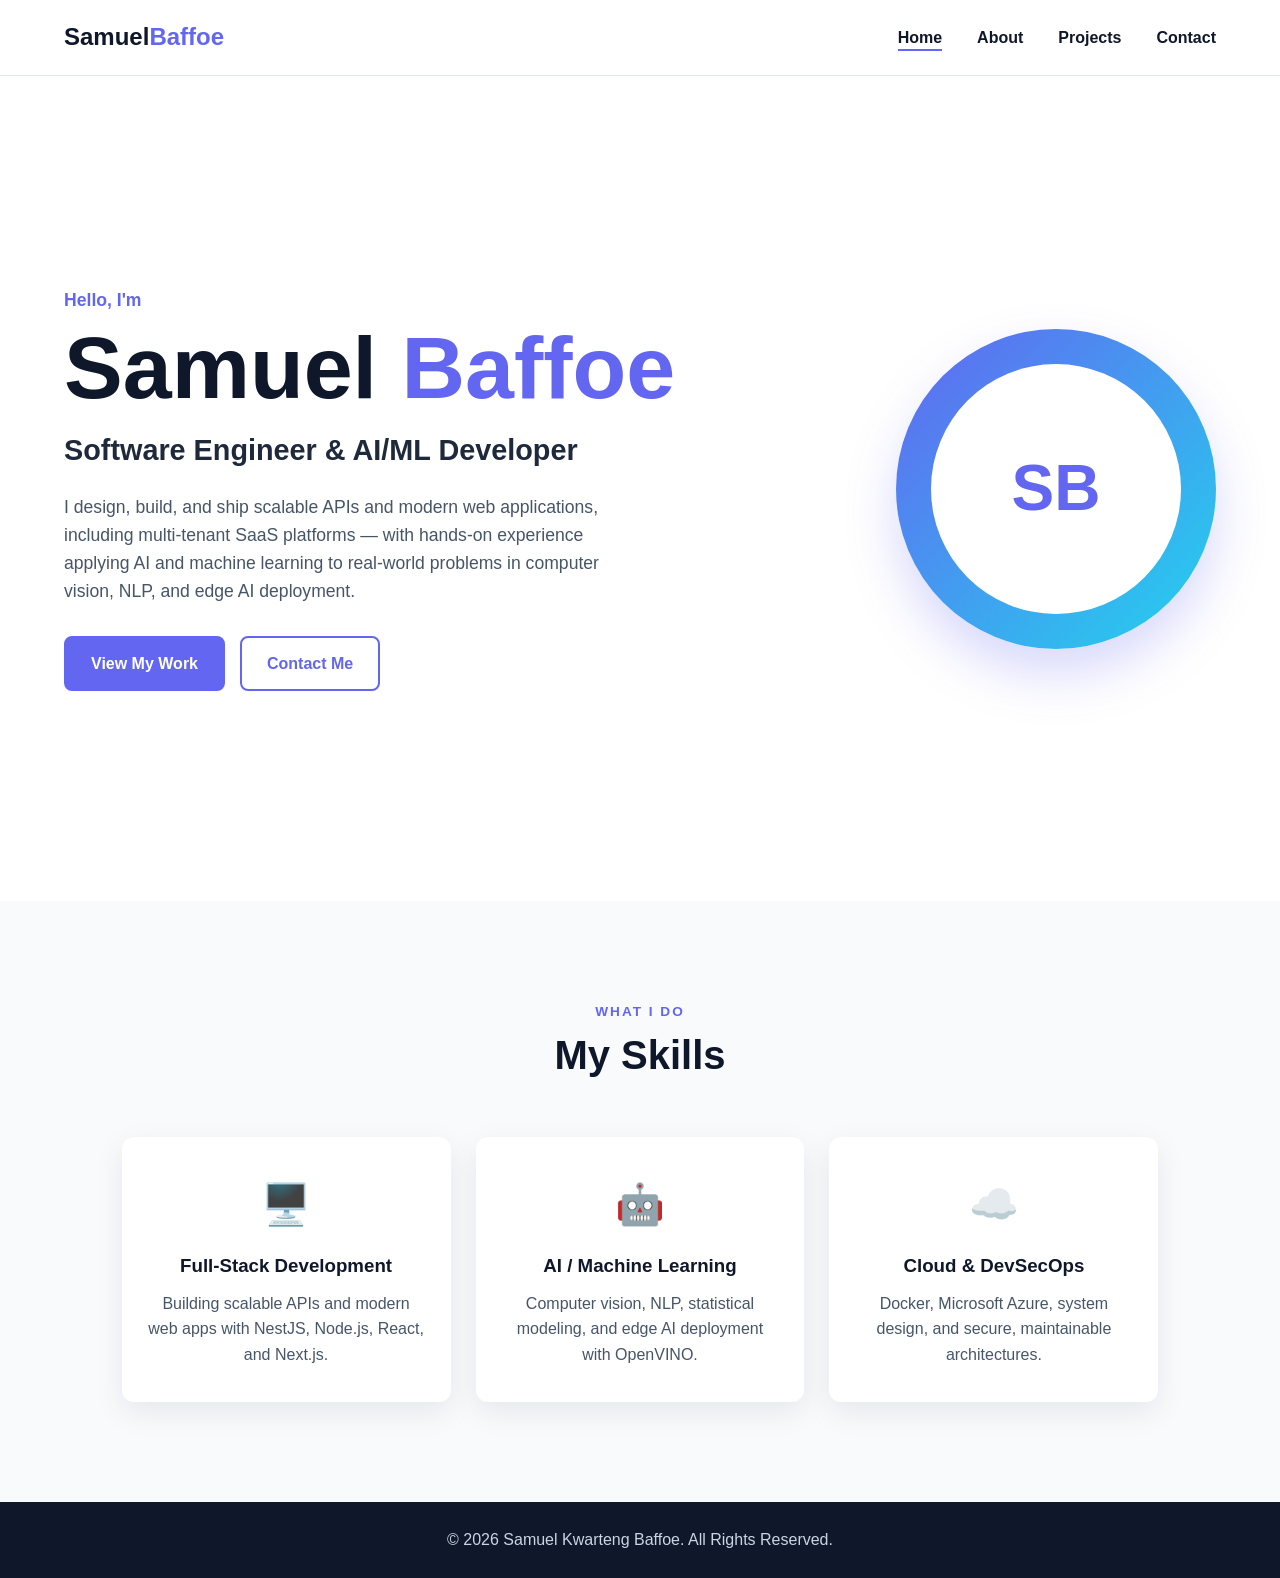
<file: index.html>
<!DOCTYPE html>
<html lang="en">
<head>
    <meta charset="UTF-8">
    <meta name="viewport" content="width=device-width, initial-scale=1.0">
    <meta name="description" content="Samuel Kwarteng Baffoe - Software Engineer specializing in scalable APIs, full-stack web apps, and AI/ML.">
    <title>Samuel Kwarteng Baffoe | Software Engineer</title>
    <link rel="stylesheet" href="css/style.css">
</head>

<body>

<header class="header">
    <nav class="navbar">
        <a href="index.html" class="logo">Samuel<span>Baffoe</span></a>

        <button class="menu-toggle" id="menuToggle" aria-label="Open menu">
            ☰
        </button>

        <ul class="nav-links" id="navLinks">
            <li><a href="index.html" class="active">Home</a></li>
            <li><a href="about.html">About</a></li>
            <li><a href="projects.html">Projects</a></li>
            <li><a href="contact.html">Contact</a></li>
        </ul>
    </nav>
</header>

<main>

<section class="hero">
    <div class="hero-content">
        <p class="intro">Hello, I'm</p>
        <h1>Samuel <span>Baffoe</span></h1>
        <h2>Software Engineer & AI/ML Developer</h2>

        <p>
            I design, build, and ship scalable APIs and modern web applications,
            including multi-tenant SaaS platforms — with hands-on experience applying
            AI and machine learning to real-world problems in computer vision, NLP,
            and edge AI deployment.
        </p>

        <div class="hero-buttons">
            <a href="projects.html" class="btn">View My Work</a>
            <a href="contact.html" class="btn btn-outline">Contact Me</a>
        </div>
    </div>

    <div class="hero-image">
        <div class="profile-circle">
            <span>SB</span>
        </div>
    </div>
</section>

<section class="skills-preview">
    <div class="section-title">
        <p>What I Do</p>
        <h2>My Skills</h2>
    </div>

    <div class="skills-grid">
        <div class="skill-card">
            <div class="skill-icon">🖥️</div>
            <h3>Full-Stack Development</h3>
            <p>Building scalable APIs and modern web apps with NestJS, Node.js, React, and Next.js.</p>
        </div>

        <div class="skill-card">
            <div class="skill-icon">🤖</div>
            <h3>AI / Machine Learning</h3>
            <p>Computer vision, NLP, statistical modeling, and edge AI deployment with OpenVINO.</p>
        </div>

        <div class="skill-card">
            <div class="skill-icon">☁️</div>
            <h3>Cloud & DevSecOps</h3>
            <p>Docker, Microsoft Azure, system design, and secure, maintainable architectures.</p>
        </div>
    </div>
</section>

</main>

<footer class="footer">
    <p>&copy; <span id="year"></span> Samuel Kwarteng Baffoe. All Rights Reserved.</p>
</footer>

<script src="js/script.js"></script>
</body>
</html>
</file>
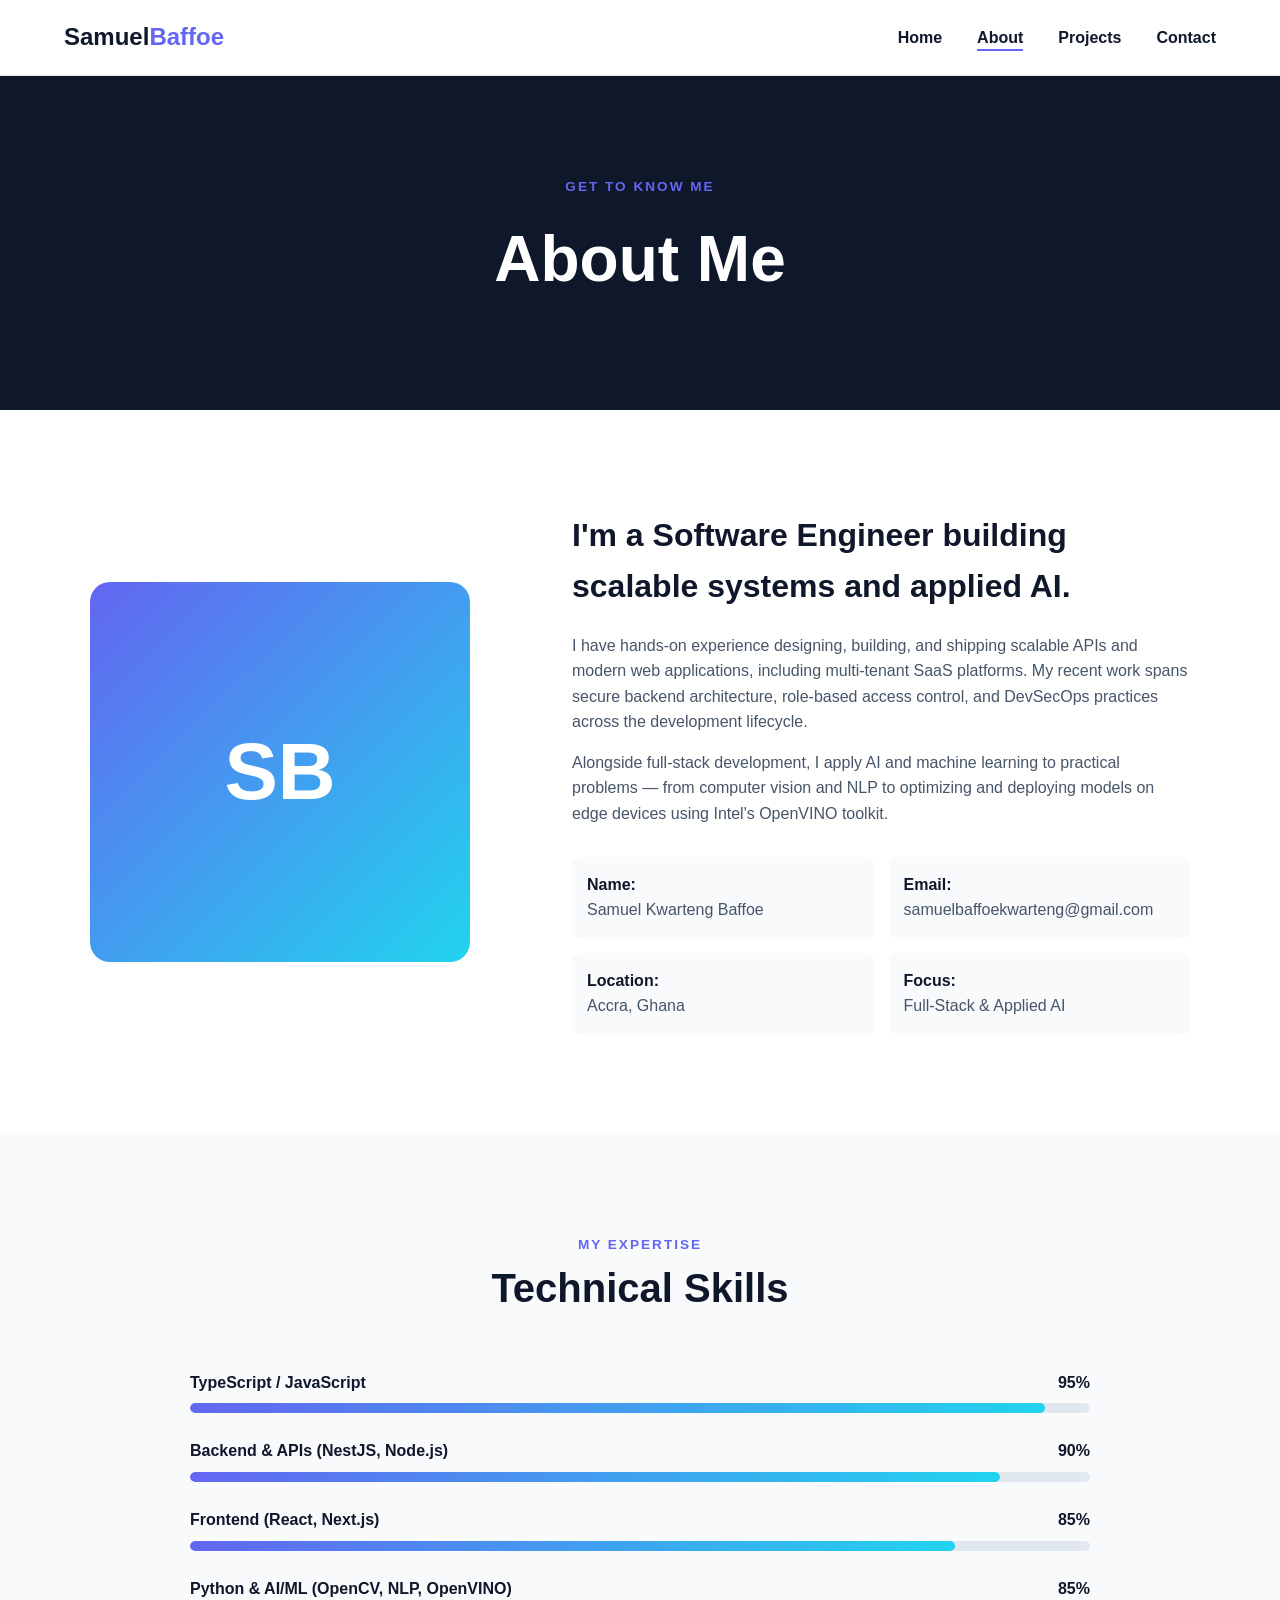
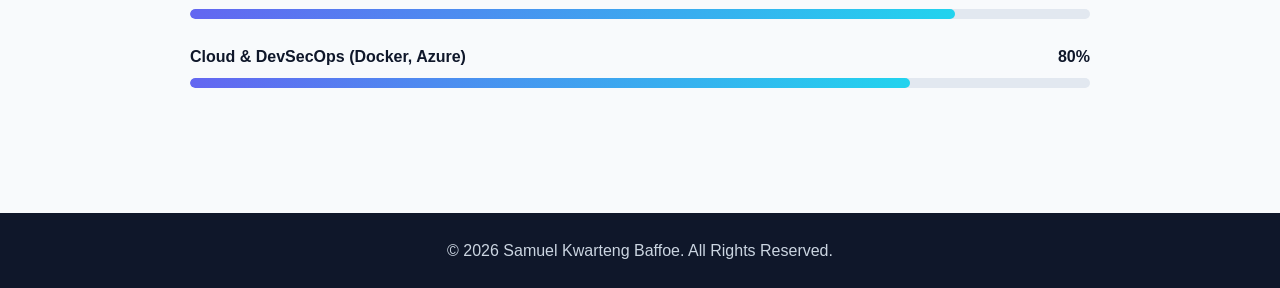
<file: about.html>
<!DOCTYPE html>
<html lang="en">
<head>
    <meta charset="UTF-8">
    <meta name="viewport" content="width=device-width, initial-scale=1.0">
    <meta name="description" content="About Samuel Kwarteng Baffoe - Software Engineer">
    <title>Samuel Kwarteng Baffoe | About</title>
    <link rel="stylesheet" href="css/style.css">
</head>

<body>

<header class="header">
    <nav class="navbar">
        <a href="index.html" class="logo">Samuel<span>Baffoe</span></a>

        <button class="menu-toggle" id="menuToggle" aria-label="Open menu">
            ☰
        </button>

        <ul class="nav-links" id="navLinks">
            <li><a href="index.html">Home</a></li>
            <li><a href="about.html" class="active">About</a></li>
            <li><a href="projects.html">Projects</a></li>
            <li><a href="contact.html">Contact</a></li>
        </ul>
    </nav>
</header>

<main>

<section class="page-header">
    <p>Get To Know Me</p>
    <h1>About Me</h1>
</section>

<section class="about-section">

    <div class="about-image">
        <div class="about-placeholder">SB</div>
    </div>

    <div class="about-content">
        <h2>I'm a Software Engineer building scalable systems and applied AI.</h2>

        <p>
            I have hands-on experience designing, building, and shipping scalable APIs
            and modern web applications, including multi-tenant SaaS platforms. My
            recent work spans secure backend architecture, role-based access control,
            and DevSecOps practices across the development lifecycle.
        </p>

        <p>
            Alongside full-stack development, I apply AI and machine learning to
            practical problems — from computer vision and NLP to optimizing and
            deploying models on edge devices using Intel's OpenVINO toolkit.
        </p>

        <div class="info-grid">
            <div>
                <strong>Name:</strong>
                <span>Samuel Kwarteng Baffoe</span>
            </div>

            <div>
                <strong>Email:</strong>
                <span>samuelbaffoekwarteng@gmail.com</span>
            </div>

            <div>
                <strong>Location:</strong>
                <span>Accra, Ghana</span>
            </div>

            <div>
                <strong>Focus:</strong>
                <span>Full-Stack & Applied AI</span>
            </div>
        </div>
    </div>

</section>

<section class="skills-section">

    <div class="section-title">
        <p>My Expertise</p>
        <h2>Technical Skills</h2>
    </div>

    <div class="skill-bars">

        <div class="skill">
            <div class="skill-info">
                <span>TypeScript / JavaScript</span>
                <span>95%</span>
            </div>
            <div class="progress">
                <div class="progress-bar" style="width:95%"></div>
            </div>
        </div>

        <div class="skill">
            <div class="skill-info">
                <span>Backend & APIs (NestJS, Node.js)</span>
                <span>90%</span>
            </div>
            <div class="progress">
                <div class="progress-bar" style="width:90%"></div>
            </div>
        </div>

        <div class="skill">
            <div class="skill-info">
                <span>Frontend (React, Next.js)</span>
                <span>85%</span>
            </div>
            <div class="progress">
                <div class="progress-bar" style="width:85%"></div>
            </div>
        </div>

        <div class="skill">
            <div class="skill-info">
                <span>Python & AI/ML (OpenCV, NLP, OpenVINO)</span>
                <span>85%</span>
            </div>
            <div class="progress">
                <div class="progress-bar" style="width:85%"></div>
            </div>
        </div>

        <div class="skill">
            <div class="skill-info">
                <span>Cloud & DevSecOps (Docker, Azure)</span>
                <span>80%</span>
            </div>
            <div class="progress">
                <div class="progress-bar" style="width:80%"></div>
            </div>
        </div>

    </div>
</section>

</main>

<footer class="footer">
    <p>&copy; <span id="year"></span> Samuel Kwarteng Baffoe. All Rights Reserved.</p>
</footer>

<script src="js/script.js"></script>
</body>
</html>
</file>
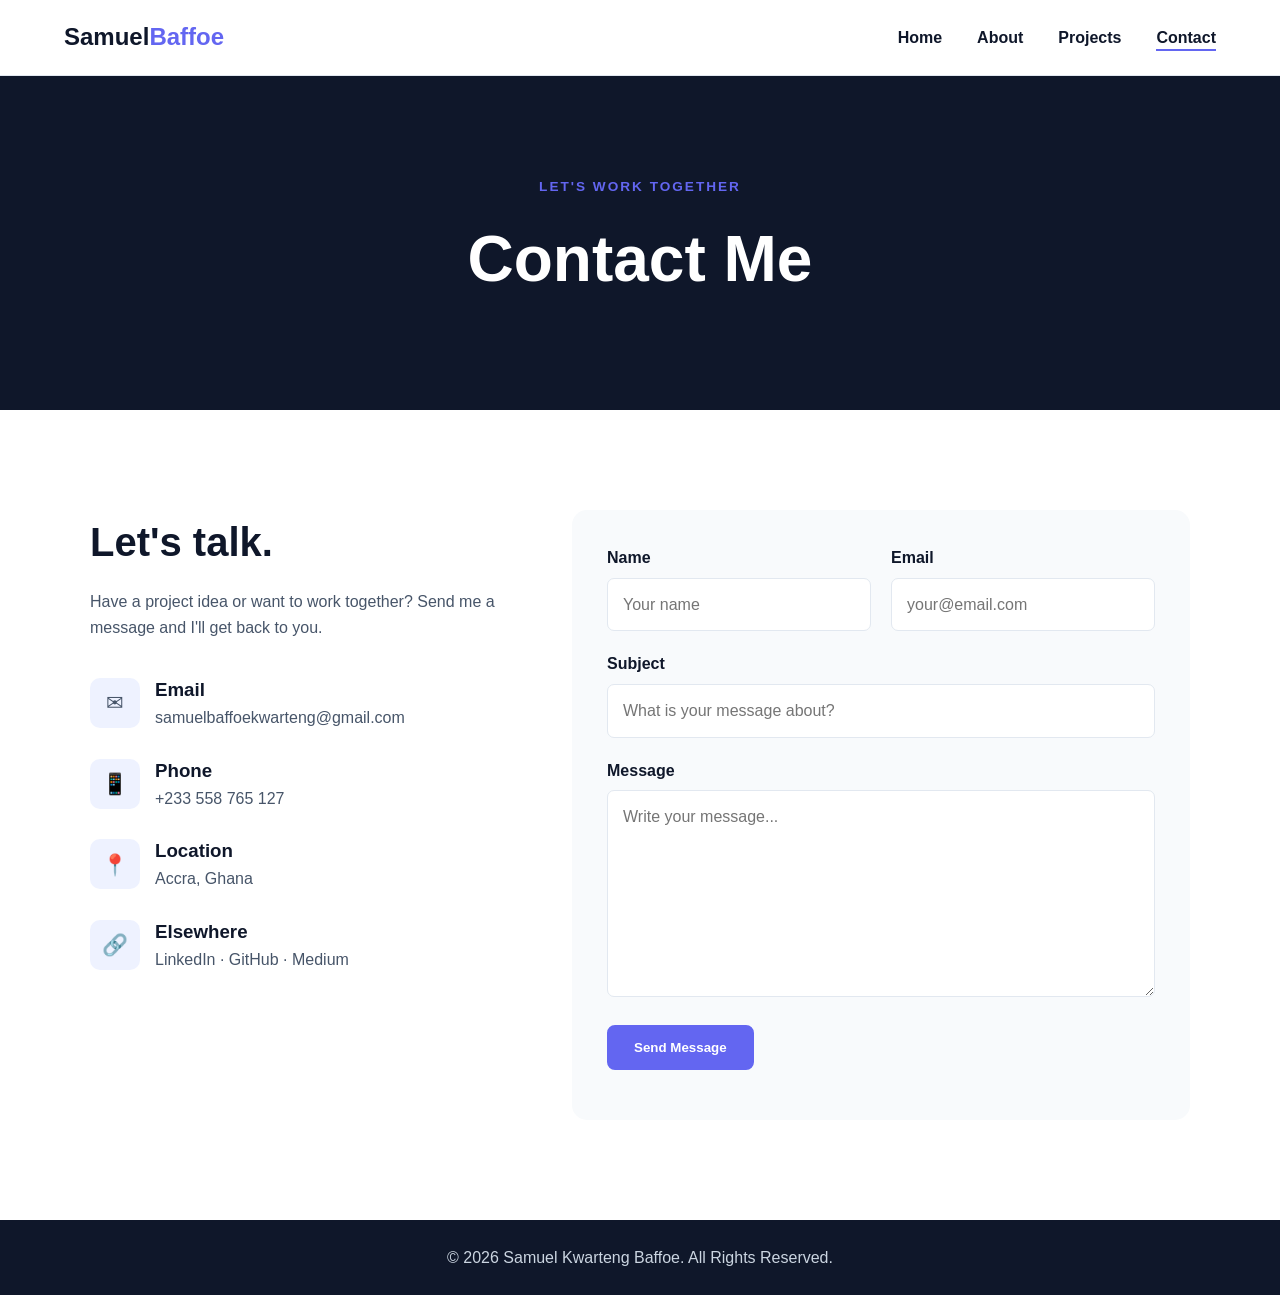
<file: contact.html>
<!DOCTYPE html>
<html lang="en">
<head>
    <meta charset="UTF-8">
    <meta name="viewport" content="width=device-width, initial-scale=1.0">
    <meta name="description" content="Contact Samuel Kwarteng Baffoe">
    <title>Samuel Kwarteng Baffoe | Contact</title>
    <link rel="stylesheet" href="css/style.css">
</head>

<body>

<header class="header">
    <nav class="navbar">
        <a href="index.html" class="logo">Samuel<span>Baffoe</span></a>

        <button class="menu-toggle" id="menuToggle" aria-label="Open menu">
            ☰
        </button>

        <ul class="nav-links" id="navLinks">
            <li><a href="index.html">Home</a></li>
            <li><a href="about.html">About</a></li>
            <li><a href="projects.html">Projects</a></li>
            <li><a href="contact.html" class="active">Contact</a></li>
        </ul>
    </nav>
</header>

<main>

<section class="page-header">
    <p>Let's Work Together</p>
    <h1>Contact Me</h1>
</section>

<section class="contact-section">

    <div class="contact-info">

        <h2>Let's talk.</h2>

        <p>
            Have a project idea or want to work together?
            Send me a message and I'll get back to you.
        </p>

        <div class="contact-item">
            <div class="contact-icon">✉</div>
            <div>
                <h3>Email</h3>
                <p>samuelbaffoekwarteng@gmail.com</p>
            </div>
        </div>

        <div class="contact-item">
            <div class="contact-icon">📱</div>
            <div>
                <h3>Phone</h3>
                <p>+233 558 765 127</p>
            </div>
        </div>

        <div class="contact-item">
            <div class="contact-icon">📍</div>
            <div>
                <h3>Location</h3>
                <p>Accra, Ghana</p>
            </div>
        </div>

        <div class="contact-item">
            <div class="contact-icon">🔗</div>
            <div>
                <h3>Elsewhere</h3>
                <p>
                    <a href="https://linkedin.com/in/samuel-baffoe-744427208">LinkedIn</a> ·
                    <a href="https://github.com/SK-B99">GitHub</a> ·
                    <a href="https://medium.com/@samuel.kwarteng.baffoe">Medium</a>
                </p>
            </div>
        </div>

    </div>

    <form class="contact-form" id="contactForm">

        <div class="form-row">
            <div class="form-group">
                <label for="name">Name</label>
                <input
                    type="text"
                    id="name"
                    name="name"
                    placeholder="Your name"
                    required
                >
            </div>

            <div class="form-group">
                <label for="email">Email</label>
                <input
                    type="email"
                    id="email"
                    name="email"
                    placeholder="your@email.com"
                    required
                >
            </div>
        </div>

        <div class="form-group">
            <label for="subject">Subject</label>
            <input
                type="text"
                id="subject"
                name="subject"
                placeholder="What is your message about?"
                required
            >
        </div>

        <div class="form-group">
            <label for="message">Message</label>
            <textarea
                id="message"
                name="message"
                rows="7"
                placeholder="Write your message..."
                required
            ></textarea>
        </div>

        <button type="submit" class="btn">Send Message</button>

        <p id="formMessage" class="form-message"></p>

    </form>

</section>

</main>

<footer class="footer">
    <p>&copy; <span id="year"></span> Samuel Kwarteng Baffoe. All Rights Reserved.</p>
</footer>

<script src="js/script.js"></script>
</body>
</html>
</file>
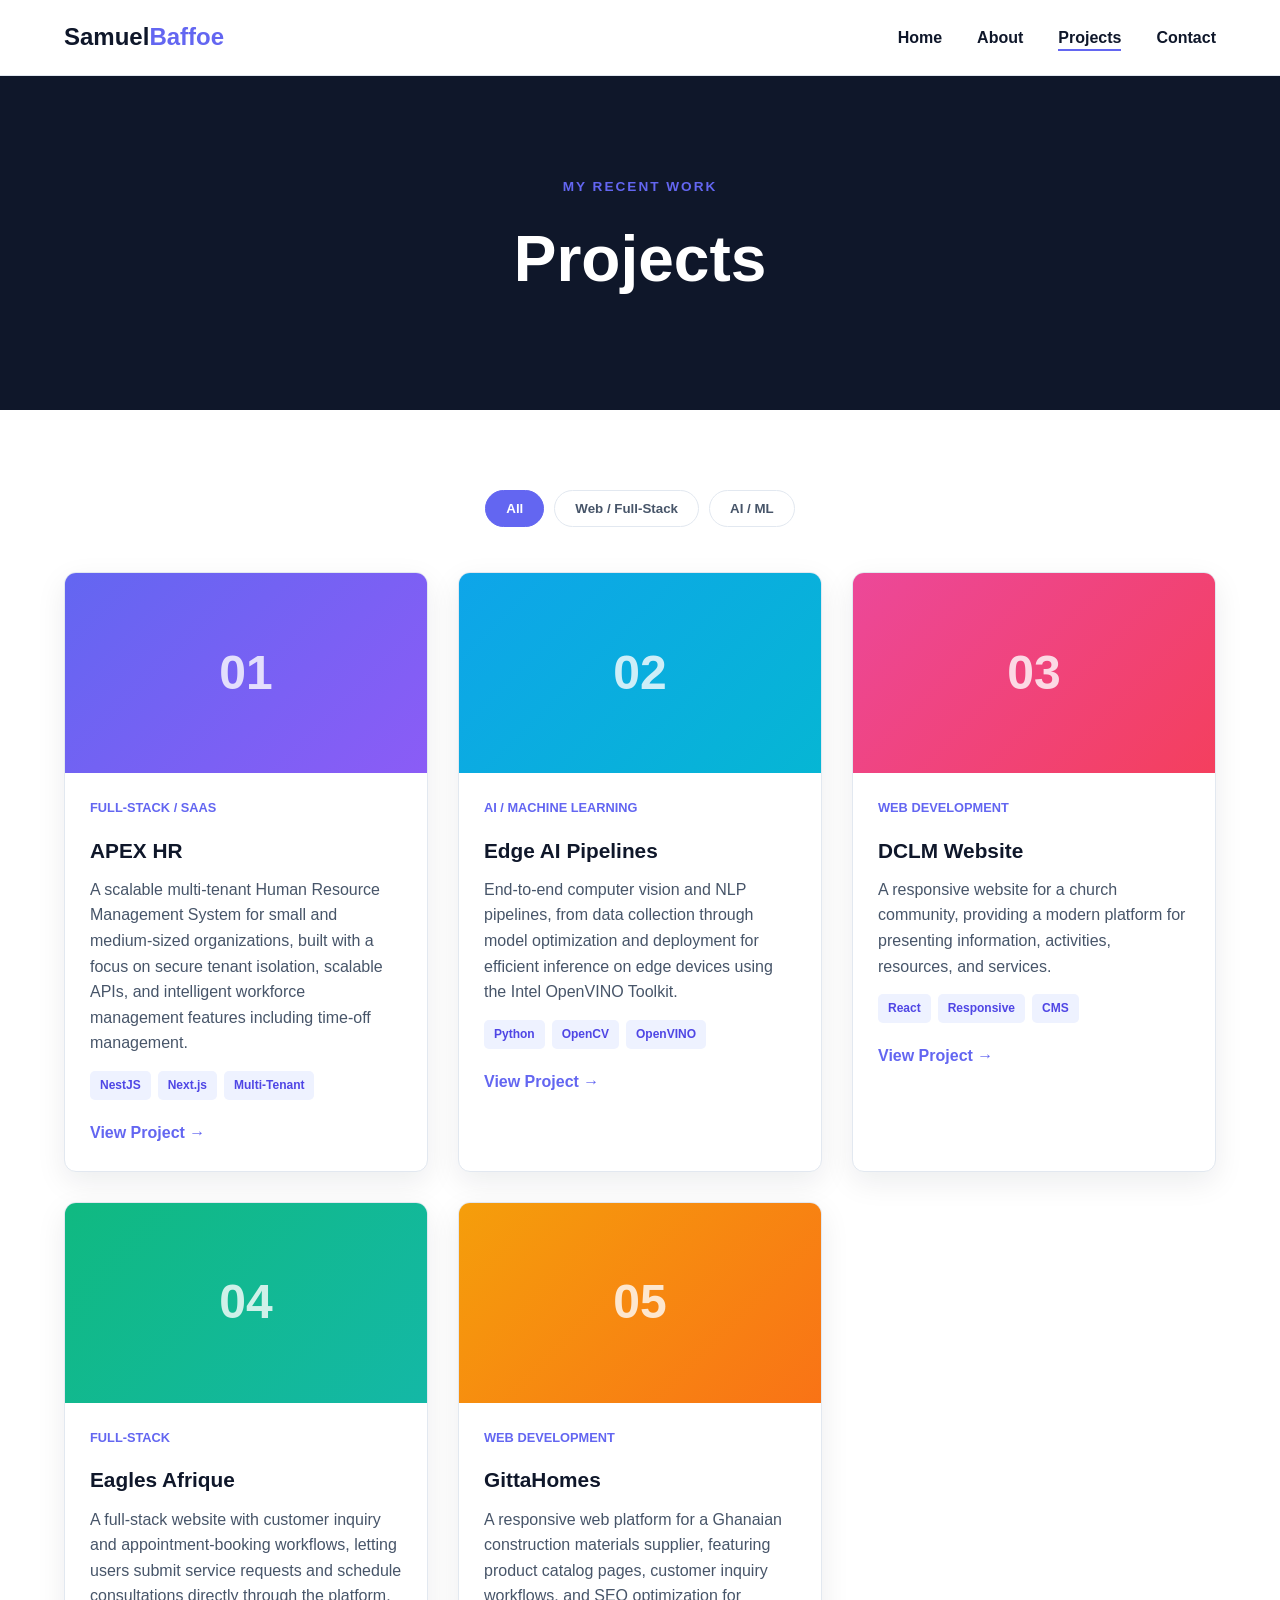
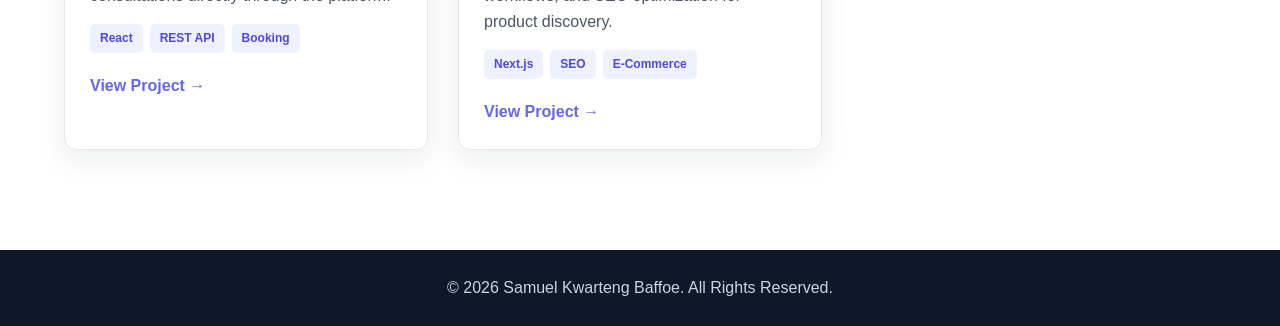
<file: projects.html>
<!DOCTYPE html>
<html lang="en">
<head>
    <meta charset="UTF-8">
    <meta name="viewport" content="width=device-width, initial-scale=1.0">
    <meta name="description" content="Projects by Samuel Kwarteng Baffoe">
    <title>Samuel Kwarteng Baffoe | Projects</title>
    <link rel="stylesheet" href="css/style.css">
</head>

<body>

<header class="header">
    <nav class="navbar">
        <a href="index.html" class="logo">Samuel<span>Baffoe</span></a>

        <button class="menu-toggle" id="menuToggle" aria-label="Open menu">
            ☰
        </button>

        <ul class="nav-links" id="navLinks">
            <li><a href="index.html">Home</a></li>
            <li><a href="about.html">About</a></li>
            <li><a href="projects.html" class="active">Projects</a></li>
            <li><a href="contact.html">Contact</a></li>
        </ul>
    </nav>
</header>

<main>

<section class="page-header">
    <p>My Recent Work</p>
    <h1>Projects</h1>
</section>

<section class="projects-section">

    <div class="project-filters">
        <button class="filter-btn active" data-filter="all">All</button>
        <button class="filter-btn" data-filter="web">Web / Full-Stack</button>
        <button class="filter-btn" data-filter="ai">AI / ML</button>
    </div>

    <div class="projects-grid">

        <article class="project-card" data-category="web">
            <div class="project-image project-one">
                <span>01</span>
            </div>

            <div class="project-content">
                <p class="project-category">Full-Stack / SaaS</p>
                <h3>APEX HR</h3>

                <p>
                    A scalable multi-tenant Human Resource Management System for small
                    and medium-sized organizations, built with a focus on secure tenant
                    isolation, scalable APIs, and intelligent workforce management
                    features including time-off management.
                </p>

                <div class="project-tags">
                    <span>NestJS</span>
                    <span>Next.js</span>
                    <span>Multi-Tenant</span>
                </div>

                <a href="https://apex-hr-gray.vercel.app/" class="project-link">View Project →</a>
            </div>
        </article>

        <article class="project-card" data-category="ai">
            <div class="project-image project-two">
                <span>02</span>
            </div>

            <div class="project-content">
                <p class="project-category">AI / Machine Learning</p>
                <h3>Edge AI Pipelines</h3>

                <p>
                    End-to-end computer vision and NLP pipelines, from data collection
                    through model optimization and deployment for efficient inference
                    on edge devices using the Intel OpenVINO Toolkit.
                </p>

                <div class="project-tags">
                    <span>Python</span>
                    <span>OpenCV</span>
                    <span>OpenVINO</span>
                </div>

                <a href="https://github.com/SK-B99" class="project-link">View Project →</a>
            </div>
        </article>

        <article class="project-card" data-category="web">
            <div class="project-image project-three">
                <span>03</span>
            </div>

            <div class="project-content">
                <p class="project-category">Web Development</p>
                <h3>DCLM Website</h3>

                <p>
                    A responsive website for a church community, providing a modern
                    platform for presenting information, activities, resources, and
                    services.
                </p>

                <div class="project-tags">
                    <span>React</span>
                    <span>Responsive</span>
                    <span>CMS</span>
                </div>

                <a href="https://dclm-alpha.vercel.app/" class="project-link">View Project →</a>
            </div>
        </article>

        <article class="project-card" data-category="web">
            <div class="project-image project-four">
                <span>04</span>
            </div>

            <div class="project-content">
                <p class="project-category">Full-Stack</p>
                <h3>Eagles Afrique</h3>

                <p>
                    A full-stack website with customer inquiry and appointment-booking
                    workflows, letting users submit service requests and schedule
                    consultations directly through the platform.
                </p>

                <div class="project-tags">
                    <span>React</span>
                    <span>REST API</span>
                    <span>Booking</span>
                </div>

                <a href="https://my-app-2k33-two.vercel.app/" class="project-link">View Project →</a>
            </div>
        </article>

        <article class="project-card" data-category="web">
            <div class="project-image project-five">
                <span>05</span>
            </div>

            <div class="project-content">
                <p class="project-category">Web Development</p>
                <h3>GittaHomes</h3>

                <p>
                    A responsive web platform for a Ghanaian construction materials
                    supplier, featuring product catalog pages, customer inquiry
                    workflows, and SEO optimization for product discovery.
                </p>

                <div class="project-tags">
                    <span>Next.js</span>
                    <span>SEO</span>
                    <span>E-Commerce</span>
                </div>

                <a href="https://www.gittahomesgh.com/" class="project-link">View Project →</a>
            </div>
        </article>

    </div>
</section>

</main>

<footer class="footer">
    <p>&copy; <span id="year"></span> Samuel Kwarteng Baffoe. All Rights Reserved.</p>
</footer>

<script src="js/script.js"></script>
</body>
</html>
</file>
<file: css/style.css>
/* =========================
   RESET & GLOBAL STYLES
========================= */

* {
    margin: 0;
    padding: 0;
    box-sizing: border-box;
}

:root {
    --primary: #6366f1;
    --primary-dark: #4f46e5;
    --secondary: #22d3ee;
    --dark: #0f172a;
    --dark-light: #1e293b;
    --text: #475569;
    --light: #f8fafc;
    --white: #ffffff;
    --border: #e2e8f0;
    --shadow: 0 10px 30px rgba(15, 23, 42, 0.08);
}

html {
    scroll-behavior: smooth;
}

body {
    font-family: Arial, Helvetica, sans-serif;
    line-height: 1.6;
    color: var(--text);
    background: var(--white);
}

a {
    text-decoration: none;
    color: inherit;
}

ul {
    list-style: none;
}

img {
    max-width: 100%;
    display: block;
}

.container {
    width: 90%;
    max-width: 1200px;
    margin: auto;
}

/* =========================
   HEADER / NAVIGATION
========================= */

.header {
    background: var(--white);
    border-bottom: 1px solid var(--border);
    position: sticky;
    top: 0;
    z-index: 1000;
}

.navbar {
    width: 90%;
    max-width: 1200px;
    height: 75px;
    margin: auto;

    display: flex;
    align-items: center;
    justify-content: space-between;
}

.logo {
    font-size: 1.5rem;
    font-weight: 800;
    color: var(--dark);
}

.logo span {
    color: var(--primary);
}

.nav-links {
    display: flex;
    gap: 35px;
}

.nav-links a {
    color: var(--dark);
    font-weight: 600;
    position: relative;
    padding: 5px 0;
}

.nav-links a::after {
    content: "";
    position: absolute;
    left: 0;
    bottom: 0;
    width: 0;
    height: 2px;
    background: var(--primary);
    transition: 0.3s;
}

.nav-links a:hover::after,
.nav-links a.active::after {
    width: 100%;
}

.menu-toggle {
    display: none;
    border: none;
    background: none;
    font-size: 1.8rem;
    cursor: pointer;
    color: var(--dark);
}

/* =========================
   BUTTONS
========================= */

.btn {
    display: inline-block;
    background: var(--primary);
    color: var(--white);
    padding: 13px 25px;
    border-radius: 8px;
    font-weight: 700;
    border: 2px solid var(--primary);
    cursor: pointer;
    transition: 0.3s;
}

.btn:hover {
    background: var(--primary-dark);
    border-color: var(--primary-dark);
    transform: translateY(-2px);
}

.btn-outline {
    background: transparent;
    color: var(--primary);
}

.btn-outline:hover {
    background: var(--primary);
    color: var(--white);
}

/* =========================
   HERO
========================= */

.hero {
    min-height: calc(100vh - 75px);
    width: 90%;
    max-width: 1200px;
    margin: auto;

    display: flex;
    align-items: center;
    justify-content: space-between;
    gap: 60px;
}

.hero-content {
    max-width: 650px;
}

.intro {
    color: var(--primary);
    font-size: 1.1rem;
    font-weight: 700;
    margin-bottom: 10px;
}

.hero h1 {
    color: var(--dark);
    font-size: clamp(3rem, 8vw, 5.5rem);
    line-height: 1;
    margin-bottom: 15px;
}

.hero h1 span {
    color: var(--primary);
}

.hero h2 {
    color: var(--dark-light);
    font-size: 1.8rem;
    margin-bottom: 20px;
}

.hero-content > p:not(.intro) {
    max-width: 580px;
    font-size: 1.1rem;
    margin-bottom: 30px;
}

.hero-buttons {
    display: flex;
    gap: 15px;
    flex-wrap: wrap;
}

.hero-image {
    display: flex;
    justify-content: center;
}

.profile-circle {
    width: 320px;
    height: 320px;
    border-radius: 50%;

    display: flex;
    align-items: center;
    justify-content: center;

    background:
        linear-gradient(135deg, var(--primary), var(--secondary));

    box-shadow: 0 25px 50px rgba(99, 102, 241, 0.25);
}

.profile-circle span {
    width: 250px;
    height: 250px;
    border-radius: 50%;

    background: var(--white);
    color: var(--primary);

    display: flex;
    align-items: center;
    justify-content: center;

    font-size: 4rem;
    font-weight: 800;
}

/* =========================
   SECTION TITLES
========================= */

.section-title {
    text-align: center;
    margin-bottom: 50px;
}

.section-title p,
.page-header p {
    color: var(--primary);
    text-transform: uppercase;
    letter-spacing: 2px;
    font-size: 0.85rem;
    font-weight: 800;
}

.section-title h2 {
    font-size: 2.5rem;
    color: var(--dark);
}

/* =========================
   SKILLS PREVIEW
========================= */

.skills-preview {
    padding: 100px 5%;
    background: var(--light);
}

.skills-grid {
    width: 90%;
    max-width: 1100px;
    margin: auto;

    display: grid;
    grid-template-columns: repeat(3, 1fr);
    gap: 25px;
}

.skill-card {
    background: var(--white);
    padding: 35px 25px;
    border-radius: 12px;
    text-align: center;
    box-shadow: var(--shadow);
    transition: 0.3s;
}

.skill-card:hover {
    transform: translateY(-8px);
}

.skill-icon {
    font-size: 2.5rem;
    margin-bottom: 15px;
}

.skill-card h3 {
    color: var(--dark);
    margin-bottom: 10px;
}

/* =========================
   PAGE HEADER
========================= */

.page-header {
    background: var(--dark);
    color: var(--white);
    text-align: center;
    padding: 100px 20px;
}

.page-header h1 {
    font-size: clamp(2.5rem, 6vw, 4rem);
    margin-top: 10px;
}

/* =========================
   ABOUT
========================= */

.about-section {
    width: 90%;
    max-width: 1100px;
    margin: auto;
    padding: 100px 0;

    display: grid;
    grid-template-columns: 0.8fr 1.2fr;
    gap: 70px;
    align-items: center;
}

.about-placeholder {
    width: 100%;
    max-width: 380px;
    aspect-ratio: 1;
    border-radius: 20px;

    background: linear-gradient(
        135deg,
        var(--primary),
        var(--secondary)
    );

    display: flex;
    align-items: center;
    justify-content: center;

    color: var(--white);
    font-size: 5rem;
    font-weight: 800;
}

.about-content h2 {
    color: var(--dark);
    font-size: 2rem;
    margin-bottom: 20px;
}

.about-content p {
    margin-bottom: 15px;
}

.info-grid {
    margin-top: 30px;

    display: grid;
    grid-template-columns: repeat(2, 1fr);
    gap: 15px;
}

.info-grid div {
    padding: 15px;
    background: var(--light);
    border-radius: 8px;
}

.info-grid strong {
    color: var(--dark);
    display: block;
}

.skills-section {
    padding: 100px 5%;
    background: var(--light);
}

.skill-bars {
    max-width: 900px;
    margin: auto;
}

.skill {
    margin-bottom: 25px;
}

.skill-info {
    display: flex;
    justify-content: space-between;
    margin-bottom: 8px;
    color: var(--dark);
    font-weight: 700;
}

.progress {
    height: 10px;
    background: var(--border);
    border-radius: 20px;
    overflow: hidden;
}

.progress-bar {
    height: 100%;
    border-radius: 20px;
    background: linear-gradient(
        90deg,
        var(--primary),
        var(--secondary)
    );
}

/* =========================
   PROJECTS
========================= */

.projects-section {
    width: 90%;
    max-width: 1200px;
    margin: auto;
    padding: 80px 0 100px;
}

.project-filters {
    display: flex;
    justify-content: center;
    gap: 10px;
    margin-bottom: 45px;
    flex-wrap: wrap;
}

.filter-btn {
    padding: 10px 20px;
    border: 1px solid var(--border);
    border-radius: 30px;
    background: var(--white);
    color: var(--text);
    cursor: pointer;
    font-weight: 600;
    transition: 0.3s;
}

.filter-btn:hover,
.filter-btn.active {
    background: var(--primary);
    color: var(--white);
    border-color: var(--primary);
}

.projects-grid {
    display: grid;
    grid-template-columns: repeat(3, 1fr);
    gap: 30px;
}

.project-card {
    border: 1px solid var(--border);
    border-radius: 12px;
    overflow: hidden;
    background: var(--white);
    box-shadow: var(--shadow);
    transition: 0.3s;
}

.project-card:hover {
    transform: translateY(-8px);
}

.project-card.hidden {
    display: none;
}

.project-image {
    height: 200px;
    display: flex;
    align-items: center;
    justify-content: center;
    color: var(--white);
}

.project-image span {
    font-size: 3rem;
    font-weight: 800;
    opacity: 0.8;
}

.project-one {
    background: linear-gradient(135deg, #6366f1, #8b5cf6);
}

.project-two {
    background: linear-gradient(135deg, #0ea5e9, #06b6d4);
}

.project-three {
    background: linear-gradient(135deg, #ec4899, #f43f5e);
}

.project-four {
    background: linear-gradient(135deg, #10b981, #14b8a6);
}

.project-five {
    background: linear-gradient(135deg, #f59e0b, #f97316);
}

.project-six {
    background: linear-gradient(135deg, #8b5cf6, #d946ef);
}

.project-content {
    padding: 25px;
}

.project-category {
    color: var(--primary);
    font-size: 0.8rem;
    text-transform: uppercase;
    font-weight: 800;
    margin-bottom: 7px;
}

.project-content h3 {
    color: var(--dark);
    font-size: 1.3rem;
    margin-bottom: 10px;
}

.project-content p {
    margin-bottom: 15px;
}

.project-tags {
    display: flex;
    gap: 7px;
    flex-wrap: wrap;
    margin-bottom: 20px;
}

.project-tags span {
    background: #eef2ff;
    color: var(--primary-dark);
    padding: 5px 10px;
    border-radius: 5px;
    font-size: 0.75rem;
    font-weight: 700;
}

.project-link {
    color: var(--primary);
    font-weight: 700;
}

/* =========================
   CONTACT
========================= */

.contact-section {
    width: 90%;
    max-width: 1100px;
    margin: auto;
    padding: 100px 0;

    display: grid;
    grid-template-columns: 0.8fr 1.2fr;
    gap: 70px;
}

.contact-info h2 {
    color: var(--dark);
    font-size: 2.5rem;
    margin-bottom: 15px;
}

.contact-info > p {
    margin-bottom: 35px;
}

.contact-item {
    display: flex;
    align-items: center;
    gap: 15px;
    margin-bottom: 25px;
}

.contact-icon {
    width: 50px;
    height: 50px;
    border-radius: 10px;

    display: flex;
    align-items: center;
    justify-content: center;

    background: #eef2ff;
    font-size: 1.3rem;
}

.contact-item h3 {
    color: var(--dark);
}

.contact-form {
    padding: 35px;
    background: var(--light);
    border-radius: 15px;
}

.form-row {
    display: grid;
    grid-template-columns: repeat(2, 1fr);
    gap: 20px;
}

.form-group {
    margin-bottom: 20px;
}

.form-group label {
    display: block;
    color: var(--dark);
    font-weight: 700;
    margin-bottom: 7px;
}

.form-group input,
.form-group textarea {
    width: 100%;
    border: 1px solid var(--border);
    border-radius: 7px;
    padding: 13px 15px;
    font: inherit;
    outline: none;
    background: var(--white);
    transition: 0.3s;
}

.form-group input:focus,
.form-group textarea:focus {
    border-color: var(--primary);
    box-shadow: 0 0 0 3px rgba(99, 102, 241, 0.1);
}

.form-group textarea {
    resize: vertical;
}

.form-message {
    margin-top: 15px;
    color: #16a34a;
    font-weight: 700;
}

/* =========================
   FOOTER
========================= */

.footer {
    padding: 25px;
    text-align: center;
    background: var(--dark);
    color: #cbd5e1;
}

/* =========================
   RESPONSIVE DESIGN
========================= */

@media (max-width: 900px) {

    .hero {
        padding: 80px 0;
        flex-direction: column;
        text-align: center;
    }

    .hero-buttons {
        justify-content: center;
    }

    .skills-grid {
        grid-template-columns: 1fr;
        max-width: 550px;
    }

    .about-section,
    .contact-section {
        grid-template-columns: 1fr;
        gap: 40px;
    }

    .about-placeholder {
        margin: auto;
    }

    .projects-grid {
        grid-template-columns: repeat(2, 1fr);
    }

}

@media (max-width: 700px) {

    .menu-toggle {
        display: block;
    }

    .nav-links {
        position: absolute;
        top: 75px;
        left: 0;
        width: 100%;

        background: var(--white);
        border-top: 1px solid var(--border);

        flex-direction: column;
        gap: 0;

        max-height: 0;
        overflow: hidden;
        transition: max-height 0.3s ease;
    }

    .nav-links.show {
        max-height: 300px;
    }

    .nav-links li {
        border-bottom: 1px solid var(--border);
    }

    .nav-links a {
        display: block;
        padding: 15px 5%;
    }

    .nav-links a::after {
        display: none;
    }

    .projects-grid {
        grid-template-columns: 1fr;
    }

    .info-grid {
        grid-template-columns: 1fr;
    }

    .form-row {
        grid-template-columns: 1fr;
        gap: 0;
    }

    .contact-form {
        padding: 25px;
    }

    .profile-circle {
        width: 250px;
        height: 250px;
    }

    .profile-circle span {
        width: 195px;
        height: 195px;
        font-size: 3rem;
    }

}

@media (max-width: 450px) {

    .navbar {
        height: 65px;
    }

    .nav-links {
        top: 65px;
    }

    .hero {
        min-height: auto;
        padding: 70px 0;
    }

    .hero h1 {
        font-size: 3.2rem;
    }

    .hero h2 {
        font-size: 1.4rem;
    }

    .hero-buttons {
        flex-direction: column;
    }

    .hero-buttons .btn {
        width: 100%;
        text-align: center;
    }

    .page-header {
        padding: 70px 20px;
    }

    .about-section,
    .contact-section,
    .projects-section {
        padding-top: 70px;
        padding-bottom: 70px;
    }

}
</file>
